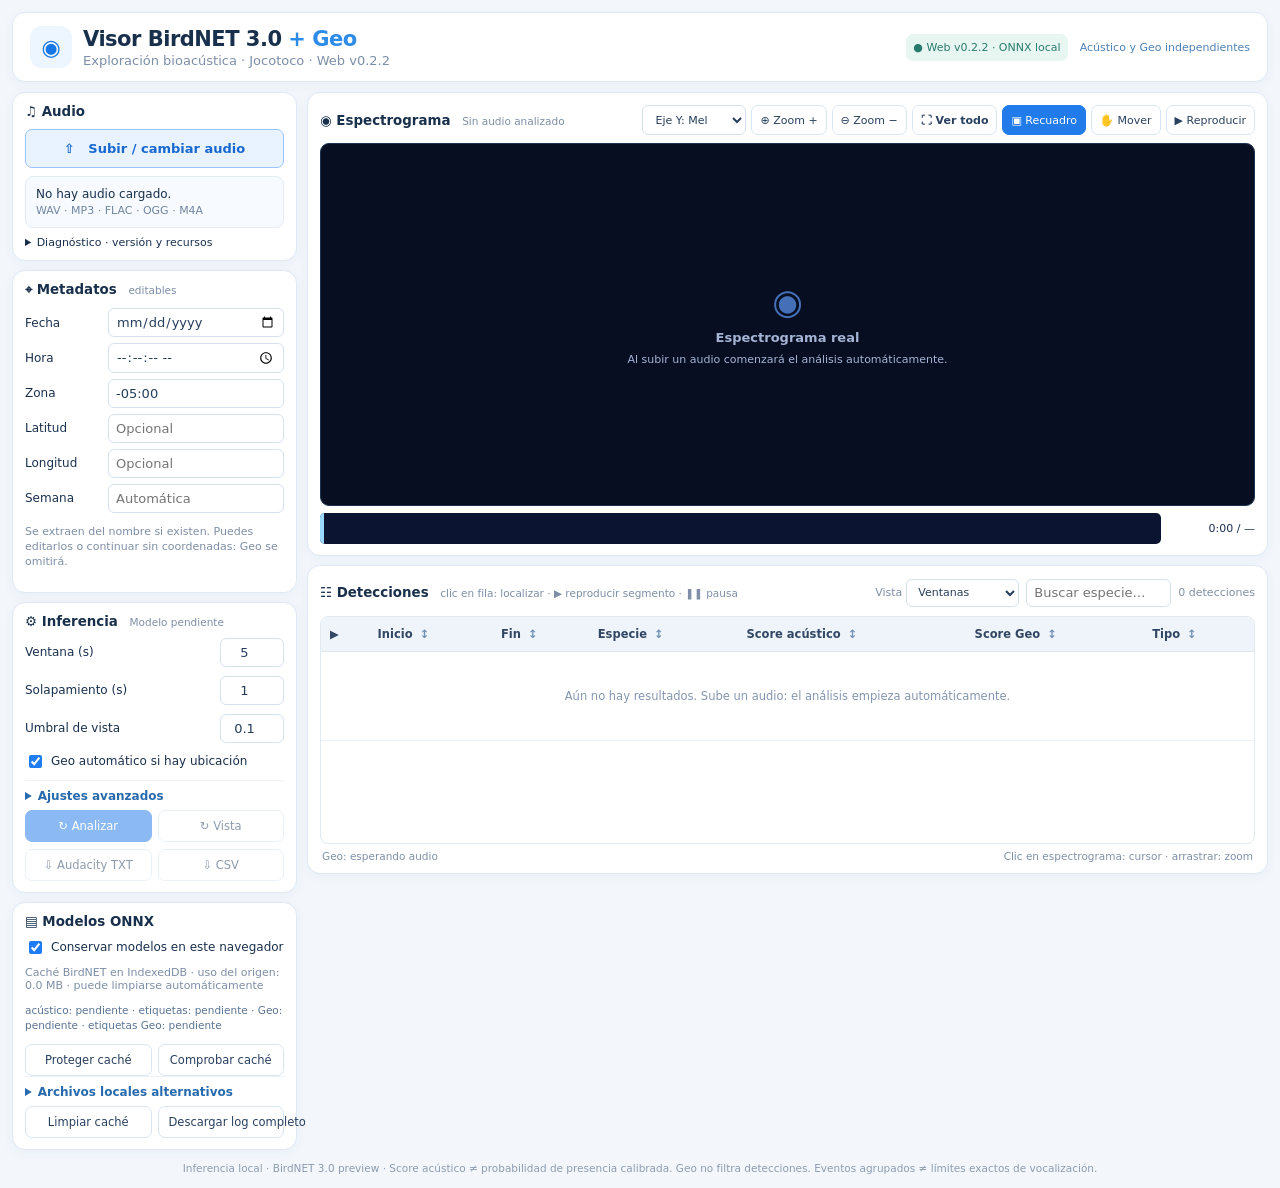
<file: index.html>
<!doctype html>
<html lang="es"><head><meta charset="utf-8"><meta name="birdnet-build" content="0.2.2"><meta name="viewport" content="width=device-width,initial-scale=1"><title>BirdNET 3.0 + Geo · Jocotoco</title><link rel="stylesheet" href="./style.css?v=0.2.2"></head>
<body><div class="app">
<header class="head"><div class="branding"><div class="mark">◉</div><div><h1>Visor BirdNET 3.0 <span>+ Geo</span></h1><div class="subtitle">Exploración bioacústica · Jocotoco · Web v0.2.2</div></div></div><div class="headright"><span class="chip" id="serverStatus">● Procesamiento local</span><span class="tip">Acústico y Geo independientes</span></div></header>
<div class="workspace">
<aside class="sidebar">
<section class="card"><h2>♫ Audio</h2><button id="uploadBtn" class="upload">⇧ &nbsp; Subir / cambiar audio</button><input hidden id="audioFile" type="file" accept=".wav,.mp3,.flac,.ogg,.m4a,.aac,.aiff,.aif,.wma,audio/*"><div class="audiofile" id="fileInfo">No hay audio cargado.<small>WAV · MP3 · FLAC · OGG · M4A</small></div><div id="fileProgress" class="inline-progress" hidden><div class="inline-phase"><b id="phase">Preparando...</b><span id="phasePct"></span></div><div class="progress-rail"><div id="progressFill"></div></div><small id="progressText">Inicializando</small></div><details id="diagnostics"><summary>Diagnóstico · versión y recursos</summary><pre id="diagnosticText">Inicializando…</pre><button id="copyDiagnostic">Copiar</button></details></section>
<section class="card"><h2>⌖ Metadatos <span class="subhint">editables</span></h2><div class="fields"><label for="date">Fecha</label><input id="date" type="date"><label for="hour">Hora</label><input id="hour" type="time" step="1"><label for="zone">Zona</label><input id="zone" placeholder="−05:00"><label for="lat">Latitud</label><input id="lat" type="number" min="-90" max="90" step="any" placeholder="Opcional"><label for="lon">Longitud</label><input id="lon" type="number" min="-180" max="180" step="any" placeholder="Opcional"><label for="week">Semana</label><input id="week" type="number" min="1" max="48" placeholder="Automática"></div><p class="small muted">Se extraen del nombre si existen. Puedes editarlos o continuar sin coordenadas: Geo se omitirá.</p></section>
<section class="card"><h2>⚙ Inferencia <span class="subhint" id="engineLabel">Modelo pendiente</span></h2><div class="kv"><label for="window">Ventana (s)</label><input id="window" type="number" step="0.5" min="1" max="20" value="5"></div><div class="kv"><label for="overlap">Solapamiento (s)</label><input id="overlap" type="number" step="0.5" min="0" value="1"></div><div class="kv"><label for="threshold">Umbral de vista</label><input id="threshold" type="number" min="0" max="1" step="0.01" value="0.10"></div><label class="check"><input id="useGeo" type="checkbox" checked> Geo automático si hay ubicación</label><details class="advanced"><summary>Ajustes avanzados</summary><div class="kv"><label for="inferenceMin">Mín. inferencia</label><input id="inferenceMin" type="number" step="0.001" min="0" max="1" value="0.01"></div><div class="kv"><label for="topK">Top K / ventana</label><input id="topK" type="number" min="1" max="200" value="100"></div><p class="small muted">El umbral de vista no recalcula el modelo. El mínimo de inferencia y Top K sí limitan los candidatos devueltos.</p></details><div class="buttons"><button class="primary" id="analyze" disabled>↻ Analizar</button><button id="refresh" disabled>↻ Vista</button></div><div class="buttons"><button id="exportTxt" disabled>⇩ Audacity TXT</button><button id="exportCsv" disabled>⇩ CSV</button></div></section>
<section class="card"><h2>▤ Modelos ONNX</h2><label class="check"><input type="checkbox" id="keepModels" checked> Conservar modelos en este navegador</label><p class="small muted" id="cacheInfo">Descarga oficial · IndexedDB opcional.</p><p class="small muted" id="cacheDetail">Comprobando recursos…</p><div class="buttons"><button id="persistStorage" type="button" title="Solicitar almacenamiento persistente al navegador">Proteger caché</button><button id="refreshCache" type="button">Comprobar caché</button></div><details class="advanced"><summary>Archivos locales alternativos</summary><p class="small muted">Si Zenodo u otra fuente bloquea la descarga web (CORS), descarga el archivo desde el enlace oficial, selecciónalo aquí y vuelve a pulsar Analizar. Con «Conservar modelos» activado, se guardará para futuras visitas.</p><p class="small"><a href="https://zenodo.org/records/20703646" target="_blank" rel="noopener noreferrer">BirdNET acústico oficial ↗</a> · <a href="https://birdnet-team.github.io/geomodel/demo/" target="_blank" rel="noopener noreferrer">BirdNET Geo oficial ↗</a></p><label class="small">Acústico ONNX</label><input id="localAcoustic" type="file" accept=".onnx"><label class="small">Etiquetas acústicas CSV</label><input id="localLabels" type="file" accept=".csv,.txt"><label class="small">Geo ONNX</label><input id="localGeo" type="file" accept=".onnx"><label class="small">Etiquetas Geo TSV</label><input id="localGeoLabels" type="file" accept=".txt,.tsv"></details><div class="buttons"><button id="clearModels">Limpiar caché</button><button id="downloadLogs">Descargar log completo</button></div></section></aside>
<main class="main">
<section class="card specpanel"><div class="sectbar"><h2>◉ Espectrograma <span class="subhint" id="durationLabel">Sin audio analizado</span> <span class="subhint" id="specQuality"></span></h2><div class="toolbar"><select id="scale" title="Escala en el eje Y"><option value="mel">Eje Y: Mel</option><option value="linear">Eje Y: Lineal</option></select><button id="zoomIn">⊕ Zoom +</button><button id="zoomOut">⊖ Zoom −</button><button id="viewAll" title="Ver todo el espectrograma">⛶ Ver todo</button><button id="modeBox" class="selected">▣ Recuadro</button><button id="modePan">✋ Mover</button><button id="play">▶ Reproducir</button></div></div><div class="plot"><canvas id="spectrum"></canvas><div class="placeholder" id="specPlaceholder"><span>◉</span><b>Espectrograma real</b><small>Al subir un audio comenzará el análisis automáticamente.</small></div></div><div class="overview"><div class="overviewCanvas"><canvas id="overview"></canvas><div class="overviewSelect" id="viewWindow"></div></div><span id="timeline">0:00 / —</span></div><audio id="audioPlayer" preload="metadata"></audio></section>
<section class="card detections"><div class="sectbar"><h2>☷ Detecciones <span class="subhint">clic en fila: localizar · ▶ reproducir segmento · ❚❚ pausa</span></h2><div class="filterbar"><label class="small muted">Vista <select id="viewMode"><option value="windows">Ventanas</option><option value="events">Agrupadas</option></select></label><input id="speciesSearch" placeholder="Buscar especie…" aria-label="Buscar especie"><span class="small muted" id="detectionCount">0 detecciones</span></div></div><div class="tablepane"><table><thead><tr><th>▶</th><th data-key="start">Inicio <i>↕</i></th><th data-key="end">Fin <i>↕</i></th><th data-key="species">Especie <i>↕</i></th><th data-key="acoustic">Score acústico <i>↕</i></th><th data-key="geo">Score Geo <i>↕</i></th><th data-key="kind">Tipo <i>↕</i></th></tr></thead><tbody id="detectionsBody"><tr class="none"><td colspan="7">Aún no hay resultados. Sube un audio: el análisis empieza automáticamente.</td></tr></tbody></table></div><div class="tablefoot"><span id="geoStatus">Geo: pendiente</span><span>Clic en espectrograma: cursor · arrastrar: zoom</span></div></section>
</main></div><footer>Inferencia local · BirdNET 3.0 preview · Score acústico ≠ probabilidad de presencia calibrada. Geo no filtra detecciones. Eventos agrupados ≠ límites exactos de vocalización.</footer></div><script src="./src/app.js?v=0.2.2" type="module"></script></body></html>
</file>
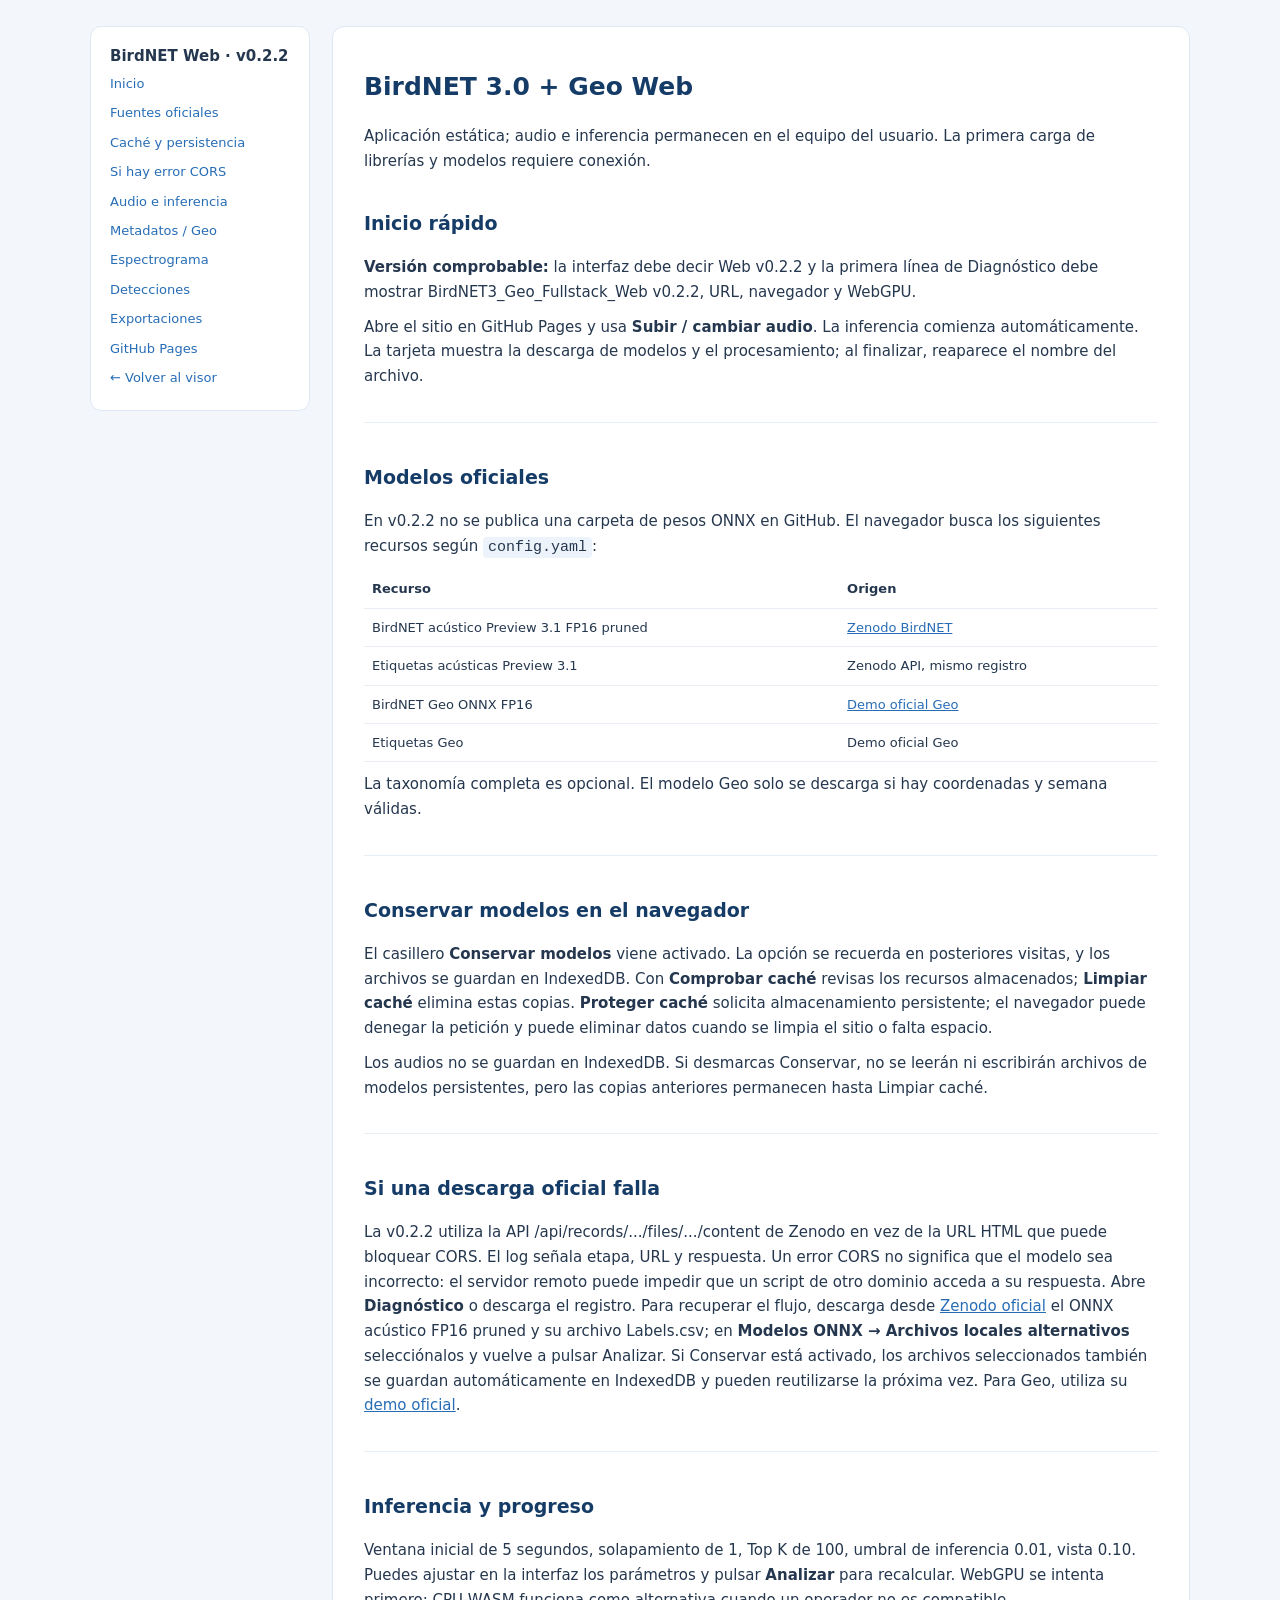
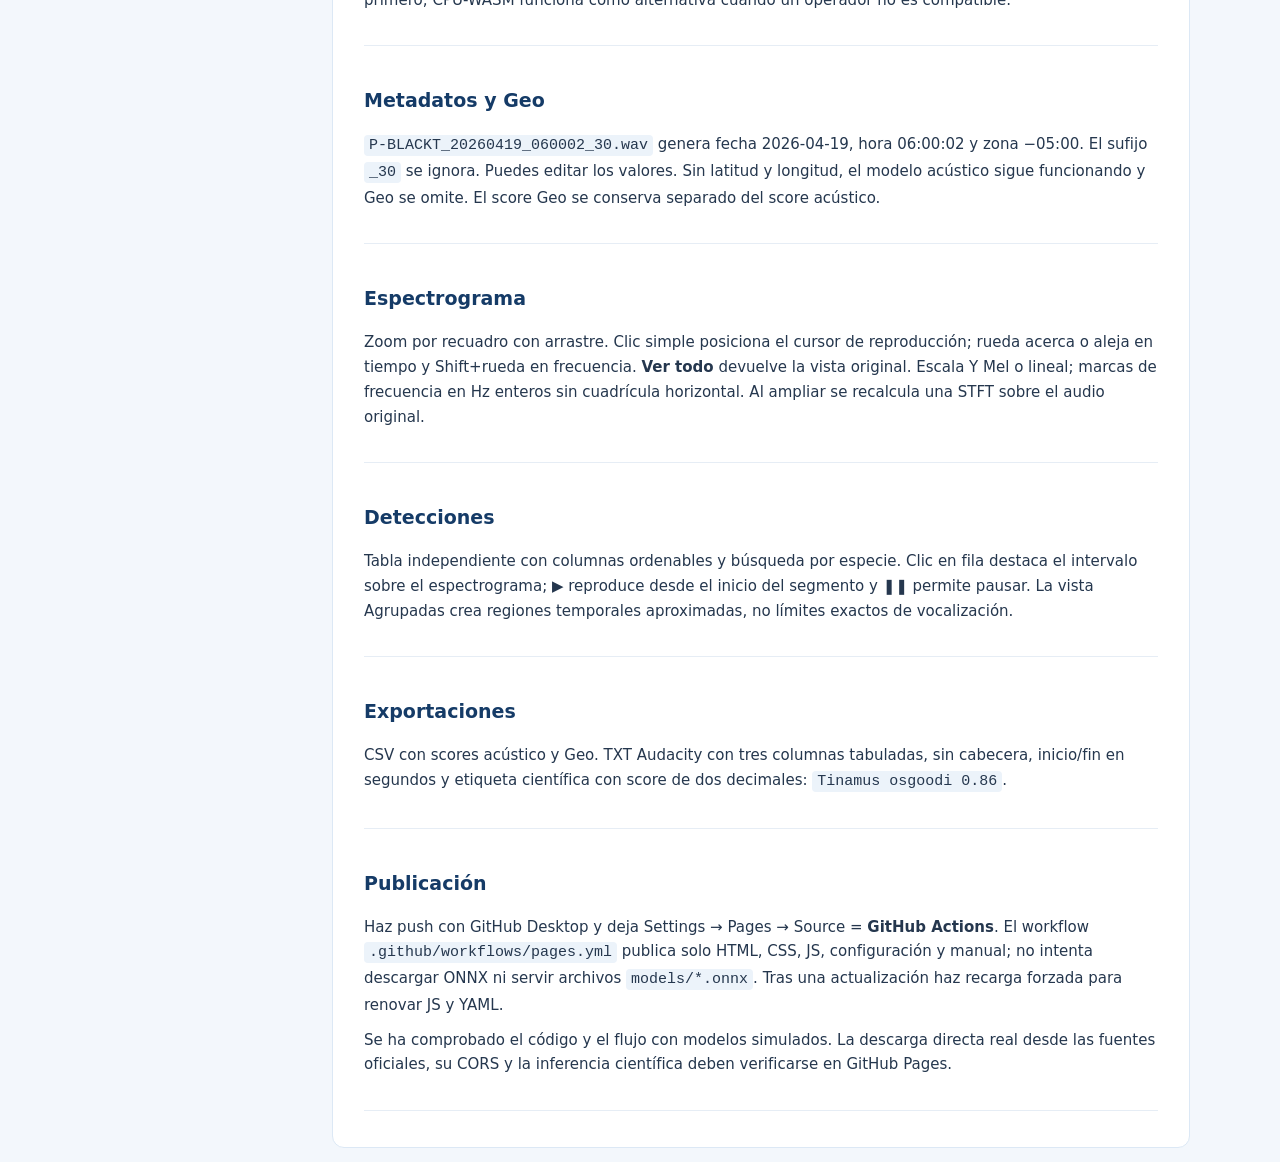
<file: documentacion.html>
<!doctype html><html lang="es"><head><meta charset="utf-8"><meta name="viewport" content="width=device-width, initial-scale=1"><title>Manual BirdNET 3.0 + Geo Web v0.2.2</title><style>
:root{color-scheme:light}body{font:15px/1.65 system-ui,sans-serif;color:#25374e;background:#f3f7fc;margin:0}.shell{max-width:1100px;margin:auto;display:grid;grid-template-columns:220px minmax(0,1fr);gap:22px;padding:26px}.menu{position:sticky;top:16px;align-self:start;padding:17px 19px;border-radius:11px;background:white;border:1px solid #dce8f5}.menu a{display:block;padding:4px 0;color:#276db6;text-decoration:none;font-size:13px}.menu a:hover{text-decoration:underline}main{border:1px solid #dce8f5;background:white;border-radius:12px;padding:22px 31px}h1,h2{color:#153b67}h1{font-size:25px}h2{font-size:19px}section{border-bottom:1px solid #e6edf5;padding:9px 0 23px;margin-bottom:14px}code{background:#ecf3fa;padding:2px 5px;border-radius:4px;overflow-wrap:anywhere}p{margin:10px 0}table{width:100%;border-collapse:collapse;font-size:13px}td,th{padding:8px;border-bottom:1px solid #e8edf4;text-align:left}a{color:#276db6}@media(max-width:760px){.shell{display:block;padding:10px}.menu{position:static;margin-bottom:10px}main{padding:16px}}
</style></head><body><div class="shell"><nav class="menu"><b>BirdNET Web · v0.2.2</b><a href="#inicio">Inicio</a><a href="#descarga">Fuentes oficiales</a><a href="#cache">Caché y persistencia</a><a href="#error">Si hay error CORS</a><a href="#audio">Audio e inferencia</a><a href="#metadatos">Metadatos / Geo</a><a href="#espectrograma">Espectrograma</a><a href="#predicciones">Detecciones</a><a href="#salidas">Exportaciones</a><a href="#publicar">GitHub Pages</a><a href="index.html">← Volver al visor</a></nav><main><h1>BirdNET 3.0 + Geo Web</h1><p>Aplicación estática; audio e inferencia permanecen en el equipo del usuario. La primera carga de librerías y modelos requiere conexión.</p>
<section id="inicio"><h2>Inicio rápido</h2><p><b>Versión comprobable:</b> la interfaz debe decir Web v0.2.2 y la primera línea de Diagnóstico debe mostrar BirdNET3_Geo_Fullstack_Web v0.2.2, URL, navegador y WebGPU.</p><p>Abre el sitio en GitHub Pages y usa <b>Subir / cambiar audio</b>. La inferencia comienza automáticamente. La tarjeta muestra la descarga de modelos y el procesamiento; al finalizar, reaparece el nombre del archivo.</p></section>
<section id="descarga"><h2>Modelos oficiales</h2><p>En v0.2.2 no se publica una carpeta de pesos ONNX en GitHub. El navegador busca los siguientes recursos según <code>config.yaml</code>:</p><table><tr><th>Recurso</th><th>Origen</th></tr><tr><td>BirdNET acústico Preview 3.1 FP16 pruned</td><td><a href="https://zenodo.org/records/20703646">Zenodo BirdNET</a></td></tr><tr><td>Etiquetas acústicas Preview 3.1</td><td>Zenodo API, mismo registro</td></tr><tr><td>BirdNET Geo ONNX FP16</td><td><a href="https://birdnet-team.github.io/geomodel/demo/">Demo oficial Geo</a></td></tr><tr><td>Etiquetas Geo</td><td>Demo oficial Geo</td></tr></table><p>La taxonomía completa es opcional. El modelo Geo solo se descarga si hay coordenadas y semana válidas.</p></section>
<section id="cache"><h2>Conservar modelos en el navegador</h2><p>El casillero <b>Conservar modelos</b> viene activado. La opción se recuerda en posteriores visitas, y los archivos se guardan en IndexedDB. Con <b>Comprobar caché</b> revisas los recursos almacenados; <b>Limpiar caché</b> elimina estas copias. <b>Proteger caché</b> solicita almacenamiento persistente; el navegador puede denegar la petición y puede eliminar datos cuando se limpia el sitio o falta espacio.</p><p>Los audios no se guardan en IndexedDB. Si desmarcas Conservar, no se leerán ni escribirán archivos de modelos persistentes, pero las copias anteriores permanecen hasta Limpiar caché.</p></section>
<section id="error"><h2>Si una descarga oficial falla</h2><p>La v0.2.2 utiliza la API /api/records/.../files/.../content de Zenodo en vez de la URL HTML que puede bloquear CORS. El log señala etapa, URL y respuesta. Un error CORS no significa que el modelo sea incorrecto: el servidor remoto puede impedir que un script de otro dominio acceda a su respuesta. Abre <b>Diagnóstico</b> o descarga el registro. Para recuperar el flujo, descarga desde <a href="https://zenodo.org/records/20703646">Zenodo oficial</a> el ONNX acústico FP16 pruned y su archivo Labels.csv; en <b>Modelos ONNX → Archivos locales alternativos</b> selecciónalos y vuelve a pulsar Analizar. Si Conservar está activado, los archivos seleccionados también se guardan automáticamente en IndexedDB y pueden reutilizarse la próxima vez. Para Geo, utiliza su <a href="https://birdnet-team.github.io/geomodel/demo/">demo oficial</a>.</p></section>
<section id="audio"><h2>Inferencia y progreso</h2><p>Ventana inicial de 5 segundos, solapamiento de 1, Top K de 100, umbral de inferencia 0.01, vista 0.10. Puedes ajustar en la interfaz los parámetros y pulsar <b>Analizar</b> para recalcular. WebGPU se intenta primero; CPU-WASM funciona como alternativa cuando un operador no es compatible.</p></section>
<section id="metadatos"><h2>Metadatos y Geo</h2><p><code>P-BLACKT_20260419_060002_30.wav</code> genera fecha 2026-04-19, hora 06:00:02 y zona −05:00. El sufijo <code>_30</code> se ignora. Puedes editar los valores. Sin latitud y longitud, el modelo acústico sigue funcionando y Geo se omite. El score Geo se conserva separado del score acústico.</p></section>
<section id="espectrograma"><h2>Espectrograma</h2><p>Zoom por recuadro con arrastre. Clic simple posiciona el cursor de reproducción; rueda acerca o aleja en tiempo y Shift+rueda en frecuencia. <b>Ver todo</b> devuelve la vista original. Escala Y Mel o lineal; marcas de frecuencia en Hz enteros sin cuadrícula horizontal. Al ampliar se recalcula una STFT sobre el audio original.</p></section>
<section id="predicciones"><h2>Detecciones</h2><p>Tabla independiente con columnas ordenables y búsqueda por especie. Clic en fila destaca el intervalo sobre el espectrograma; ▶ reproduce desde el inicio del segmento y ❚❚ permite pausar. La vista Agrupadas crea regiones temporales aproximadas, no límites exactos de vocalización.</p></section>
<section id="salidas"><h2>Exportaciones</h2><p>CSV con scores acústico y Geo. TXT Audacity con tres columnas tabuladas, sin cabecera, inicio/fin en segundos y etiqueta científica con score de dos decimales: <code>Tinamus osgoodi 0.86</code>.</p></section>
<section id="publicar"><h2>Publicación</h2><p>Haz push con GitHub Desktop y deja Settings → Pages → Source = <b>GitHub Actions</b>. El workflow <code>.github/workflows/pages.yml</code> publica solo HTML, CSS, JS, configuración y manual; no intenta descargar ONNX ni servir archivos <code>models/*.onnx</code>. Tras una actualización haz recarga forzada para renovar JS y YAML.</p><p>Se ha comprobado el código y el flujo con modelos simulados. La descarga directa real desde las fuentes oficiales, su CORS y la inferencia científica deben verificarse en GitHub Pages.</p></section>
</main></div></body></html>
</file>
<file: style.css>
:root{font-family:Inter,system-ui,-apple-system,Segoe UI,sans-serif;font-size:13px;color:#19304d;background:#f3f7fc}*{box-sizing:border-box}body{margin:0}button,input,select{font:inherit}button{cursor:pointer;border:1px solid #d9e5f1;border-radius:7px;background:#fff;color:#29405f;padding:8px 10px;white-space:nowrap}button:hover:not(:disabled){background:#eaf4ff;border-color:#8abbff}button:disabled{opacity:.52;cursor:not-allowed}button:focus-visible,input:focus-visible,select:focus-visible{outline:2px solid #2382ff;outline-offset:1px}.app{padding:12px;max-width:1680px;margin:auto}.head,.card{background:white;border:1px solid #dfe8f3;border-radius:13px;box-shadow:0 3px 13px #22436c0b}.head{padding:13px 17px;display:flex;align-items:center;justify-content:space-between;gap:12px;margin-bottom:10px}.branding{display:flex;align-items:center;gap:11px}.mark{font-size:22px;color:#1677e5;background:#edf5ff;border-radius:12px;width:42px;height:42px;display:grid;place-items:center}.head h1{margin:0;font-size:21px;letter-spacing:-.5px}.head h1 span{color:#2d8ce9}.subtitle,.muted,.subhint{color:#7d8ea6}.subtitle{margin-top:2px}.headright{display:flex;align-items:center;gap:12px}.chip{font-size:11px;border-radius:7px;padding:7px;background:#e8f6f2;color:#277b6b}.tip{font-size:11px;color:#4c80b6}.workspace{display:grid;grid-template-columns:minmax(260px,285px) minmax(0,1fr);gap:10px}.sidebar{display:flex;flex-direction:column;gap:9px}.card{padding:11px 12px;min-width:0}.card h2{font-size:13.4px;margin:0;font-weight:750}.upload{margin-top:10px;display:block;width:100%;background:#e9f2ff;border:1px solid #9bc4ff;color:#1769cf;font-weight:740;min-height:39px}.audiofile{word-break:break-word;background:#f7fafe;border:1px solid #e3ebf5;margin-top:8px;padding:10px;border-radius:8px;font-size:12px}.audiofile small{display:block;color:#7186a2;margin-top:3px;font-size:11px}.fields{display:grid;grid-template-columns:77px minmax(0,1fr);align-items:center;gap:6px;margin-top:10px}.fields input,.kv input,select,.filterbar input{border:1px solid #d6e1ee;border-radius:6px;background:#fff;color:#263e5b;min-height:29px;padding:4px 7px;max-width:100%;width:100%}.fields label{font-size:12px}.small{font-size:11px}.fields+.small{line-height:1.4}.kv{display:flex;justify-content:space-between;align-items:center;gap:7px;margin:9px 0}.kv label{font-size:12px}.kv input{width:64px;text-align:center}.check{display:flex;align-items:center;gap:6px;font-size:12px;margin:9px 0}.check input{accent-color:#207cf2}.advanced{border-top:1px solid #edf1f6;padding-top:8px;font-size:12px;max-width:100%}.advanced summary{cursor:pointer;color:#276aad;font-weight:600}.buttons{display:flex;gap:6px;margin-top:7px}.buttons button{flex:1;min-width:0;font-size:11.5px}.primary,.selected{background:#227bea!important;color:white!important;border-color:#227bea!important}.progress-card{background:#fbfdff}.progress-title{display:flex;justify-content:space-between;align-items:center;font-size:12px}.progress-rail{height:7px;overflow:hidden;border-radius:100px;background:#e6edf6;margin:9px 0}.progress-rail div{height:100%;width:0;background:#398de9;transition:width .3s}.progress-rail.busy div{width:36%!important;animation:indeterminate 1.6s ease-in-out infinite}@keyframes indeterminate{0%{transform:translateX(-110%)}100%{transform:translateX(310%)}}.steps{font-size:10px;color:#8b9aac;margin-top:7px}.main{height:min(82vh,840px);min-height:610px;display:grid;grid-template-rows:minmax(0,3fr) minmax(0,2fr);gap:9px}.specpanel,.detections{display:flex;flex-direction:column;min-height:0}.sectbar{display:flex;justify-content:space-between;gap:8px;align-items:center;margin-bottom:7px;min-height:32px}.subhint{font-size:10.5px;font-weight:450;margin-left:7px}.toolbar{display:flex;align-items:center;justify-content:flex-end;flex-wrap:wrap;gap:5px}.toolbar button,.toolbar select{font-size:11px;min-height:30px;padding:5px 8px;width:auto}.plot{position:relative;flex:1;min-height:0;overflow:hidden;background:#070e21;border:1px solid #1c3350;border-radius:9px}.plot canvas{width:100%;height:100%;display:block;touch-action:none;cursor:crosshair}.plot canvas.pan{cursor:grab}.placeholder{position:absolute;inset:0;color:#a5b4d5;display:flex;flex-direction:column;align-items:center;justify-content:center;gap:8px;pointer-events:none}.placeholder span{font-size:35px;color:#4570b7}.placeholder small{font-size:11px}.overview{height:31px;display:flex;align-items:stretch;gap:10px;margin-top:7px}.overviewCanvas{flex:1;position:relative;background:#0b1532;border-radius:5px;overflow:hidden;cursor:pointer}.overviewCanvas canvas{width:100%;height:100%;display:block}.overviewSelect{position:absolute;top:0;bottom:0;border:2px solid #9bd8ff;background:#8bc7ff20;pointer-events:none}.overview>span{font-size:11px;min-width:84px;align-self:center;text-align:right;font-variant-numeric:tabular-nums}.filterbar{display:flex;gap:7px;align-items:center}.filterbar label{display:flex;gap:4px;align-items:center}.filterbar select{width:113px;min-height:28px}.filterbar input{width:145px;min-height:28px}.tablepane{flex:1;overflow:auto;min-height:0;border:1px solid #e1e9f2;border-radius:8px;scrollbar-color:#b2bdcd transparent;scrollbar-width:thin}table{border-collapse:collapse;width:100%;font-size:11.5px}thead th{position:sticky;top:0;z-index:2;padding:10px 9px;text-align:left;white-space:nowrap;background:#eff4fa;color:#324763;cursor:pointer;border-bottom:1px solid #dce6ef}thead th:first-child{cursor:default}th i{font-style:normal;color:#7192b5;margin-left:3px}td{padding:9px 9px;white-space:nowrap;color:#3b4f69;border-bottom:1px solid #eaf0f7}tbody tr{cursor:pointer}tbody tr:nth-child(even){background:#fbfdff}tbody tr:hover{background:#f3f9ff}tbody tr.active{background:#dfedff!important}td em{font-size:12px}.scorebar{height:6px;background:#e3eaf2;display:inline-block;width:clamp(35px,6vw,80px);margin-left:6px;vertical-align:middle;border-radius:9px;overflow:hidden}.scorebar b{height:100%;display:block;background:#49bf94}.scorebar.geo b{background:#559af2}.pill{font-size:10px;color:#236bc7;background:#e6f2ff;padding:4px 7px;border-radius:5px}.pill.group{color:#8441b2;background:#f2e8ff}.playrow{font-size:12px;border:0;background:transparent;padding:0 5px}.none td{color:#8396b0;text-align:center;padding:37px 0}.tablefoot{display:flex;justify-content:space-between;gap:8px;padding:6px 2px 0;font-size:10.5px;color:#7e90a8}footer{text-align:center;color:#8c9bb0;font-size:10.5px;padding:12px 0 2px}@media(max-width:1020px){.app{padding:8px}.workspace{grid-template-columns:245px minmax(0,1fr)}.tip{display:none}.toolbar button{padding:5px}}@media(max-width:750px){.workspace{display:flex;flex-direction:column}.sidebar{display:grid;grid-template-columns:repeat(2,minmax(0,1fr))}.main{min-height:670px;height:75vh}.head h1{font-size:18px}}@media(max-width:520px){.sidebar{display:flex}.main{height:720px}.filterbar input{width:85px}.headright{display:none}}

/* v0.1.1 — Diagnósticos incrementales visibles cuando falla una inferencia */
.diagnostics{margin-top:12px;border-top:1px solid #e0e7f0;padding-top:8px;font-size:12px}
.diagnostics summary{cursor:pointer;color:#aa2a33;font-weight:650}
.diagnostics pre{max-height:220px;overflow:auto;white-space:pre-wrap;overflow-wrap:anywhere;background:#101a2a;color:#e6edfa;border-radius:8px;padding:10px;margin:7px 0}
.diagnostics a{display:inline-flex;align-items:center;text-decoration:none;padding:8px 10px;border:1px solid #cbd7e6;border-radius:7px;color:#1670c6}

/* v0.1.2: controles del visor y reproducción contextual */
.playrow{min-width:31px;height:26px;display:inline-grid;place-items:center;border:1px solid #d5e6f5;border-radius:6px;background:#f4f9ff;color:#176dc6;font-size:13px;transition:background .15s}
.playrow:hover{background:#dfedff}
.playrow.playing{background:#2078df;color:white;border-color:#2078df}
#viewAll{font-weight:650}
#specQuality{color:#50a28f;font-size:10px}
.plot canvas{touch-action:none}

/* v0.2.0: barra integrada en la tarjeta de Audio, visible SOLO durante procesamiento */
.inline-progress{background:#f1f7ff;border:1px solid #bcd9ff;border-radius:8px;margin-top:9px;padding:10px;min-height:82px}
.inline-progress[hidden],#fileInfo[hidden],details[hidden]{display:none!important}
.inline-phase{display:flex;align-items:center;justify-content:space-between;gap:8px;margin-bottom:9px;color:#1756a7;font-size:12px}
.inline-progress .progress-rail{height:7px;border-radius:99px;background:#dceafa;overflow:hidden}
.inline-progress #progressFill{height:100%;width:0%;background:#2788f5;transition:width .2s;border-radius:99px}
.inline-progress small{display:block;margin-top:9px;color:#667d99;font-size:11px;line-height:1.35}
#diagnostics{font-size:11px;margin-top:8px}#diagnosticText{max-height:155px;overflow:auto;white-space:pre-wrap;color:#842a32}
input[type=file]{width:100%;font-size:11px;margin:5px 0 9px;max-width:100%}#cacheInfo{margin-top:8px}
#serverStatus{white-space:nowrap}
@media(min-width: 900px){.main{height:calc(100vh - 118px);min-height:670px}.specpanel{min-height:0}.detections{min-height:0}}
/* Garantiza ocultar la pantalla de bienvenida una vez existe un audio real. */
.placeholder[hidden]{display:none!important}
/* v0.2.2: gestor de modelos, información de caché compacta */
#cacheDetail{line-height:1.45;overflow-wrap:anywhere;font-size:10.5px;color:#597392}
.advanced a{color:#176cc8;text-decoration:underline;text-underline-offset:2px}
</file>
